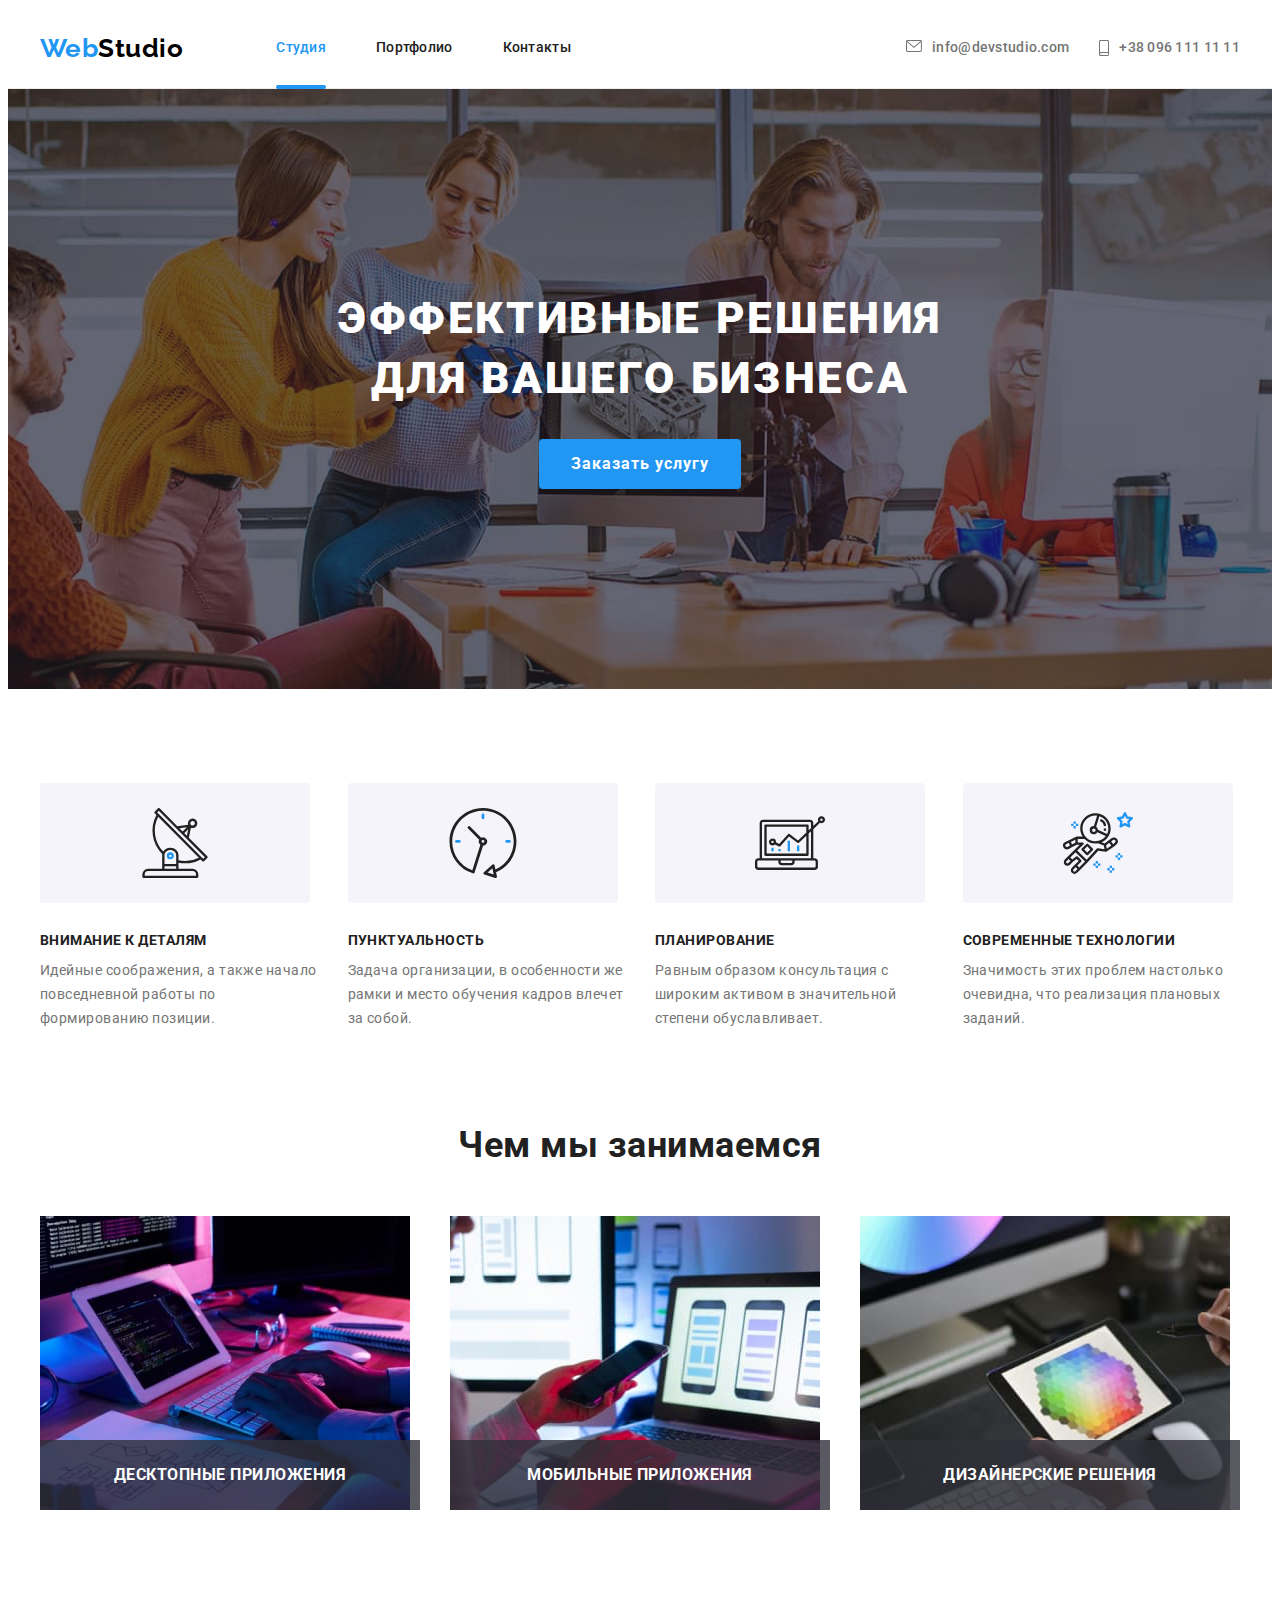
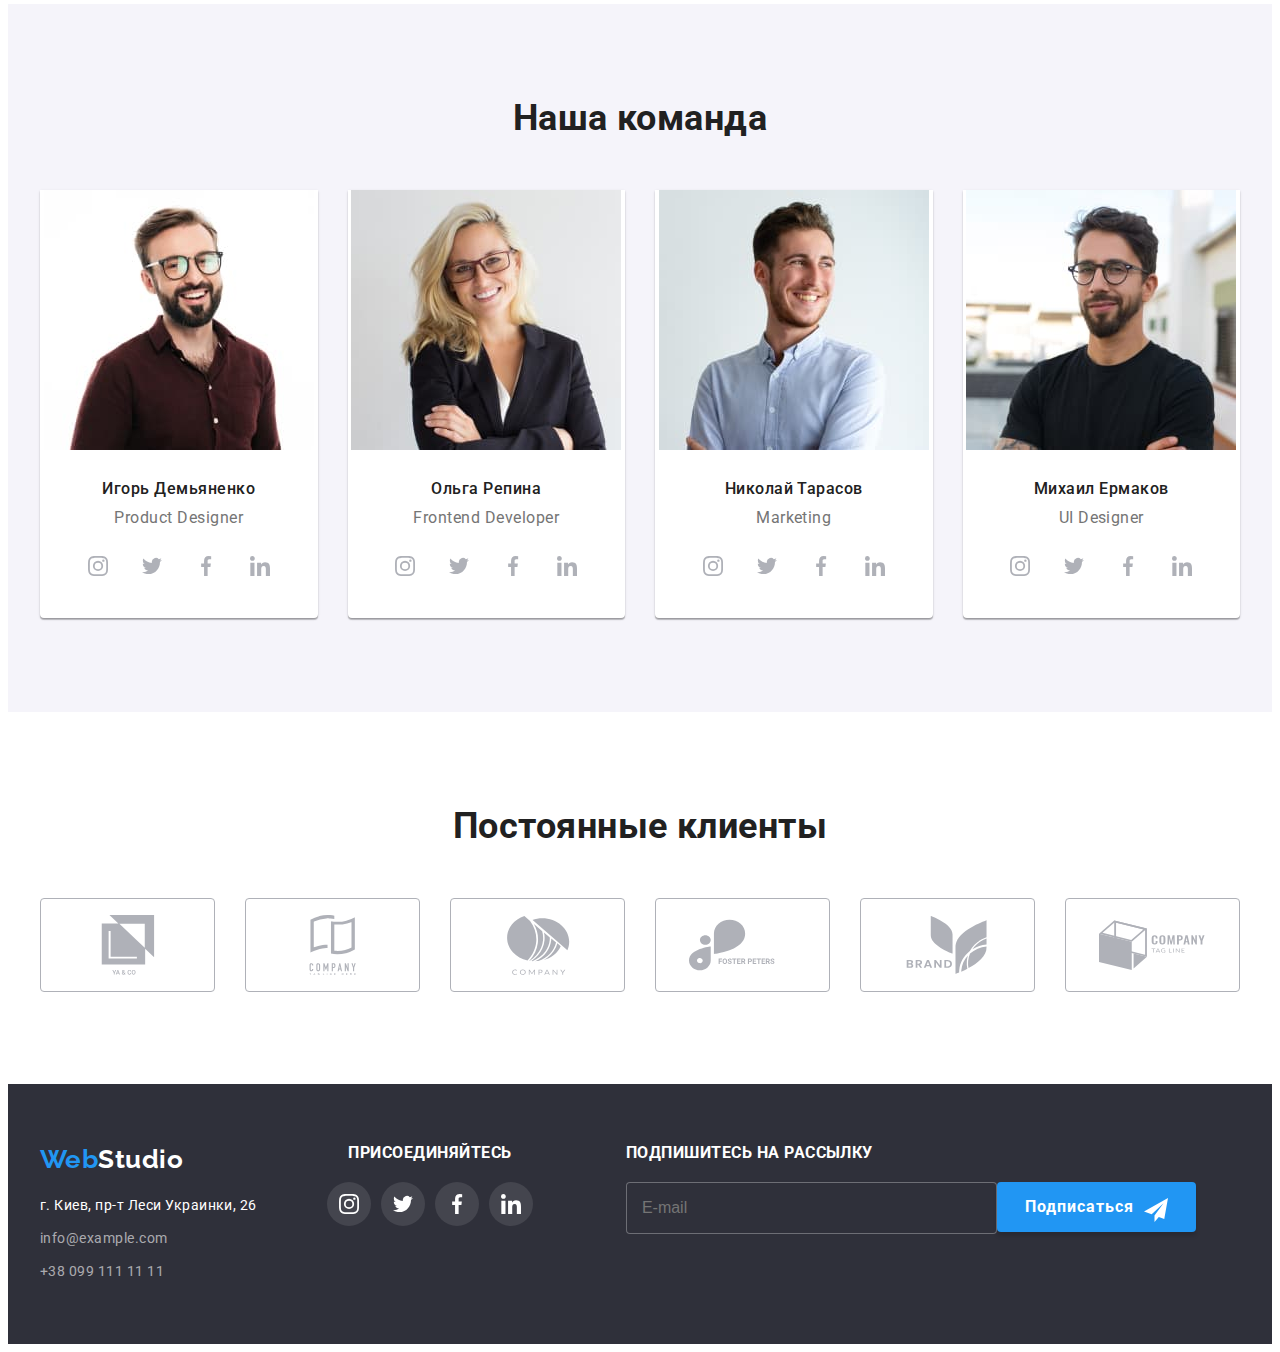
<file: index.html>
<!DOCTYPE html>
<html lang="ru">
  <head>
    <meta charset="UTF-8" />
    <meta http-equiv="X-UA-Compatible" content="IE=edge" />
    <meta name="viewport" content="width=device-width, initial-scale=1.0" />
    <title>Document</title>
    <link rel="preconnect" href="https://fonts.googleapis.com" />
    <link rel="preconnect" href="https://fonts.gstatic.com" crossorigin />
    <link
      href="https://fonts.googleapis.com/css2?family=Raleway:wght@700&family=Roboto:wght@400;500;700;900&display=swap"
      rel="stylesheet"
    />
    <link
      rel="stylesheet"
      href="https://cdnjs.cloudflare.com/ajax/libs/modern-normalize/1.1.0/modern-normalize.min.css"
      integrity="sha512-wpPYUAdjBVSE4KJnH1VR1HeZfpl1ub8YT/NKx4PuQ5NmX2tKuGu6U/JRp5y+Y8XG2tV+wKQpNHVUX03MfMFn9Q=="
      crossorigin="anonymous"
      referrerpolicy="no-referrer"
    />
    <!-- <link rel="stylesheet" href="./css/styles.css" /> -->
    <link rel="stylesheet" href="./css/main.min.css" />
  </head>
  <body>
    <header class="header">
      <div class="container header__container">
        <nav class="nav">
          <a href="./index.html" class="logo link">
            <span class="logo-text">Web</span>Studio</a
          >
          <ul class="site-nav list">
            <li class="site-nav__item">
              <a
                href="./index.html"
                class="site-nav__link site-nav__link link current"
                >Студия</a
              >
            </li>
            <li class="site-nav__item">
              <a
                href="./portfolio.html"
                class="site-nav__link site-nav__link link"
                >Портфолио</a
              >
            </li>
            <li class="site-nav__item">
              <a href="" class="site-nav__link site-nav__link link">Контакты</a>
            </li>
          </ul>
        </nav>
        <ul class="contacts-nav list">
          <li class="contacts-nav__item">
            <a href="mailto:info@devstudio.com" class="contacts-nav__link link">
              <svg class="contacts-nav__icon">
                <use
                  href="./images/icons.svg#icon-contacts-mail"
                  width="16"
                  height="12"
                ></use>
              </svg>
              info@devstudio.com</a
            >
          </li>
          <li class="contacts-nav__item">
            <a href="tel:+380961111111" class="contacts-nav__link link">
              <svg class="contacts-nav__icon contacts-nav__icon--size">
                <use
                  href="./images/icons.svg#icon-contacts-phone"
                  width="10"
                  height="16"
                ></use>
              </svg>
              +38 096 111 11 11</a
            >
          </li>
        </ul>
        <button type="button" class="menu-btn header__menu-btn" data-menu-open>
          <svg width="40px" height="40px" aria-label="Переключатель моб меню">
            <use
              class="icon-open-menu"
              href="./images/icons.svg#icon-menu"
            ></use>
          </svg>
        </button>
      </div>

      <!-- -----mob-menu----- -->

      <div class="mob-menu is-hidden" data-menu>
        <div class="mob-menu__container">
          <div class="mob-menu__top">
            <button
              type="button"
              class="menu-btn mob-menu__menu-btn"
              data-menu-close
            >
              <svg
                width="40px"
                height="40px"
                aria-label="Переключатель моб меню"
              >
                <use
                  class="icon-close-menu"
                  href="./images/icons.svg#icon-cross"
                ></use>
              </svg>
            </button>

            <ul class="mob-site-nav list">
              <li class="mob-site-nav__item">
                <a
                  href="./index.html"
                  class="mob-site-nav__link site-nav__link--current link"
                  >Студия</a
                >
              </li>
              <li class="mob-site-nav__item">
                <a href="./portfolio.html" class="mob-site-nav__link link"
                  >Портфолио</a
                >
              </li>
              <li class="mob-menu__item">
                <a href="" class="mob-site-nav__link link">Контакты</a>
              </li>
            </ul>
          </div>

          <div class="mob-menu__bottom">
            <ul class="mob-contact list">
              <li class="mob-contact__item-tel">
                <a href="tel:+380961111111" class="mob-contact__link-tel link">
                  +38 096 111 11 11</a
                >
              </li>
              <li class="mob-contact__item-mail">
                <a
                  href="mailto:info@dewstudio.com"
                  class="mob-contact__link-mail link"
                >
                  info@dewstudio.com</a
                >
              </li>
            </ul>
            <ul class="mob-soc-link list">
              <li class="mob-soc-link__item">
                <a href="" class="mob-soc-link__link link">Instagram</a>
              </li>
              <li class="mob-soc-link__item">
                <a href="" class="mob-soc-link__link link">Twitter</a>
              </li>
              <li class="mob-soc-link__item">
                <a href="" class="mob-soc-link__link link">Facebook</a>
              </li>
              <li class="mob-soc-link__item">
                <a href="" class="mob-soc-link__link link">Linkedin</a>
              </li>
            </ul>
          </div>
        </div>
      </div>
    </header>

    <main>
      <section class="hero">
        <div class="container">
          <h1 class="hero__title">
            Эффективные решения <br />
            для вашего бизнеса
          </h1>
          <button type="button" class="button primary" data-modal-open>
            Заказать услугу
          </button>
        </div>
      </section>

      <section class="quality">
        <div class="container">
          <h2 class="quality__title visually-hidden">Наши качества</h2>
          <ul class="quality__list list">
            <li class="quality__item icon-antena">
              <h3 class="quality__name">Внимание к деталям</h3>
              <p class="quality__text">
                Идейные соображения, а также начало повседневной работы по
                формированию позиции.
              </p>
            </li>
            <li class="quality__item icon-clock">
              <h3 class="quality__name">Пунктуальность</h3>
              <p class="quality__text">
                Задача организации, в особенности же рамки и место обучения
                кадров влечет за собой.
              </p>
            </li>
            <li class="quality__item icon-computer">
              <h3 class="quality__name">Планирование</h3>
              <p class="quality__text">
                Равным образом консультация с широким активом в значительной
                степени обуславливает.
              </p>
            </li>
            <li class="quality__item icon-cosmos">
              <h3 class="quality__name">Современные технологии</h3>
              <p class="quality__text">
                Значимость этих проблем настолько очевидна, что реализация
                плановых заданий.
              </p>
            </li>
          </ul>
        </div>
      </section>

      <section class="work">
        <div class="container">
          <h2 class="work__title">Чем мы занимаемся</h2>
          <ul class="work__list list">
            <li class="work__item">
              <img
                src="./images/about-img-1.jpg"
                alt="человек набирает текст на клавиатуре"
                width="370"
                height="294"
              />
              <div class="work__box">
                <p class="work__text">Десктопные приложения</p>
              </div>
            </li>
            <li class="work__item">
              <img
                src="./images/about-img-2.jpg"
                alt="человек смотрит в телефон"
                width="370"
                height="294"
              />
              <div class="work__box">
                <p class="work__text">Мобильные приложения</p>
              </div>
            </li>
            <li class="work__item">
              <img
                src="./images/about-img-3.jpg"
                alt="человек смотрит картинки на планшете"
                width="370"
                height="294"
              />
              <div class="work__box">
                <p class="work__text">Дизайнерские решения</p>
              </div>
            </li>
          </ul>
        </div>
      </section>

      <section class="team">
        <div class="container">
          <h2 class="team__title">Наша команда</h2>
          <ul class="team__list list">
            <li class="team__item">
              <picture>
                <source
                  srcset="
                    ./images/team1-1x-desc.jpg 1x,
                    ./images/team1-2x-desc.jpg 2x
                  "
                  type="image/jpeg"
                  media="(min-width:1200px)"
                />
                <source
                  srcset="
                    ./images/team1-1x-tab.jpg 1x,
                    ./images/team1-2x-tab.jpg 2x
                  "
                  type="image/jpeg"
                  media="(min-width:768px)"
                />
                <source
                  srcset="
                    ./images/team1-1x-mob.jpg 1x,
                    ./images/team1-2x-mob.jpg 2x
                  "
                  type="image/jpeg"
                  media="(min-width:320px)"
                />

                <img
                  src="./images/team1-1x-mob.jpg"
                  alt="первый участник команды"
                />
              </picture>

              <div class="team__member">
                <h3 class="team__name">Игорь Демьяненко</h3>
                <p class="team__position" lang="en">Product Designer</p>
                <ul class="social list">
                  <li class="social__item">
                    <a href="" class="social__link link">
                      <svg class="social__icon" width="20" height="20">
                        <use href="./images/icons.svg#icon-instagram"></use>
                      </svg>
                    </a>
                  </li>
                  <li class="social__item">
                    <a href="" class="social__link link">
                      <svg class="social__icon" width="20" height="20">
                        <use href="./images/icons.svg#icon-twitter"></use>
                      </svg>
                    </a>
                  </li>
                  <li class="social__item">
                    <a href="" class="social__link link">
                      <svg class="social__icon" width="20" height="20">
                        <use href="./images/icons.svg#icon-facebook"></use>
                      </svg>
                    </a>
                  </li>
                  <li class="social__item">
                    <a href="" class="social__link link">
                      <svg class="social__icon" width="20" height="20">
                        <use href="./images/icons.svg#icon-linkedin"></use>
                      </svg>
                    </a>
                  </li>
                </ul>
              </div>
            </li>
            <li class="team__item">
              <picture>
                <source
                  srcset="
                    ./images/team2-1x-desc.jpg 1x,
                    ./images/team2-2x-desc.jpg 2x
                  "
                  type="image/jpeg"
                  media="(min-width:1200px)"
                />
                <source
                  srcset="
                    ./images/team2-1x-tab.jpg 1x,
                    ./images/team2-2x-tab.jpg 2x
                  "
                  type="image/jpeg"
                  media="(min-width:768px)"
                />
                <source
                  srcset="
                    ./images/team2-1x-mob.jpg 1x,
                    ./images/team2-2x-mob.jpg 2x
                  "
                  type="image/jpeg"
                  media="(min-width:320px)"
                />

                <img
                  src="./images/team2-1x-mob.jpg"
                  alt="вторая участница команды"
                />
              </picture>

              <div class="team__member">
                <h3 class="team__name">Ольга Репина</h3>
                <p class="team__position" lang="en">Frontend Developer</p>
                <ul class="social list">
                  <li class="social__item">
                    <a href="" class="social__link link">
                      <svg class="social__icon" width="20" height="20">
                        <use href="./images/icons.svg#icon-instagram"></use>
                      </svg>
                    </a>
                  </li>
                  <li class="social__item">
                    <a href="" class="social__link link">
                      <svg class="social__icon" width="20" height="20">
                        <use href="./images/icons.svg#icon-twitter"></use>
                      </svg>
                    </a>
                  </li>
                  <li class="social__item">
                    <a href="" class="social__link link">
                      <svg class="social__icon" width="20" height="20">
                        <use href="./images/icons.svg#icon-facebook"></use>
                      </svg>
                    </a>
                  </li>
                  <li class="social__item">
                    <a href="" class="social__link link">
                      <svg class="social__icon" width="20" height="20">
                        <use href="./images/icons.svg#icon-linkedin"></use>
                      </svg>
                    </a>
                  </li>
                </ul>
              </div>
            </li>
            <li class="team__item">
              <picture>
                <source
                  srcset="
                    ./images/team3-1x-desc.jpg 1x,
                    ./images/team3-2x-desc.jpg 2x
                  "
                  type="image/jpeg"
                  media="(min-width:1200px)"
                />
                <source
                  srcset="
                    ./images/team3-1x-tab.jpg 1x,
                    ./images/team3-2x-tab.jpg 2x
                  "
                  type="image/jpeg"
                  media="(min-width:768px)"
                />
                <source
                  srcset="
                    ./images/team3-1x-mob.jpg 1x,
                    ./images/team3-2x-mob.jpg 2x
                  "
                  type="image/jpeg"
                  media="(min-width:320px)"
                />

                <img
                  src="./images/team3-1x-mob.jpg"
                  alt="третий участник команды"
                />
              </picture>

              <div class="team__member">
                <h3 class="team__name">Николай Тарасов</h3>
                <p class="team__position" lang="en">Marketing</p>
                <ul class="social list">
                  <li class="social__item">
                    <a href="" class="social__link link">
                      <svg class="social__icon" width="20" height="20">
                        <use href="./images/icons.svg#icon-instagram"></use>
                      </svg>
                    </a>
                  </li>
                  <li class="social__item">
                    <a href="" class="social__link link">
                      <svg class="social__icon" width="20" height="20">
                        <use href="./images/icons.svg#icon-twitter"></use>
                      </svg>
                    </a>
                  </li>
                  <li class="social__item">
                    <a href="" class="social__link link">
                      <svg class="social__icon" width="20" height="20">
                        <use href="./images/icons.svg#icon-facebook"></use>
                      </svg>
                    </a>
                  </li>
                  <li class="social__item">
                    <a href="" class="social__link link">
                      <svg class="social__icon" width="20" height="20">
                        <use href="./images/icons.svg#icon-linkedin"></use>
                      </svg>
                    </a>
                  </li>
                </ul>
              </div>
            </li>
            <li class="team__item">
              <picture>
                <source
                  srcset="
                    ./images/team4-1x-desc.jpg 1x,
                    ./images/team4-2x-desc.jpg 2x
                  "
                  type="image/jpeg"
                  media="(min-width:1200px)"
                />
                <source
                  srcset="
                    ./images/team4-1x-tab.jpg 1x,
                    ./images/team4-2x-tab.jpg 2x
                  "
                  type="image/jpeg"
                  media="(min-width:768px)"
                />
                <source
                  srcset="
                    ./images/team4-1x-mob.jpg 1x,
                    ./images/team4-2x-mob.jpg 2x
                  "
                  type="image/jpeg"
                  media="(min-width:320px)"
                />

                <img
                  src="./images/team4-1x-mob.jpg"
                  alt="четвертый участник команды"
                />
              </picture>

              <div class="team__member">
                <h3 class="team__name">Михаил Ермаков</h3>
                <p class="team__position" lang="en">UI Designer</p>
                <ul class="social list">
                  <li class="social__item">
                    <a href="" class="social__link link">
                      <svg class="social__icon" width="20" height="20">
                        <use href="./images/icons.svg#icon-instagram"></use>
                      </svg>
                    </a>
                  </li>
                  <li class="social__item">
                    <a href="" class="social__link link">
                      <svg class="social__icon" width="20" height="20">
                        <use href="./images/icons.svg#icon-twitter"></use>
                      </svg>
                    </a>
                  </li>
                  <li class="social__item">
                    <a href="" class="social__link link">
                      <svg class="social__icon" width="20" height="20">
                        <use href="./images/icons.svg#icon-facebook"></use>
                      </svg>
                    </a>
                  </li>
                  <li class="social__item">
                    <a href="" class="social__link link">
                      <svg class="social__icon" width="20" height="20">
                        <use href="./images/icons.svg#icon-linkedin"></use>
                      </svg>
                    </a>
                  </li>
                </ul>
              </div>
            </li>
          </ul>
        </div>
      </section>

      <section class="clients">
        <div class="container">
          <h2 class="clients__title">Постоянные клиенты</h2>
          <ul class="clients__list list">
            <li class="clients__item">
              <a href="" class="clients__link">
                <svg class="clients__icon" width="106" height="60">
                  <use href="./images/icons.svg#icon-clients-1"></use>
                </svg>
              </a>
            </li>
            <li class="clients__item">
              <a href="" class="clients__link">
                <svg class="clients__icon" width="106" height="60">
                  <use href="./images/icons.svg#icon-clients-2"></use>
                </svg>
              </a>
            </li>
            <li class="clients__item">
              <a href="" class="clients__link">
                <svg class="clients__icon" width="106" height="60">
                  <use href="./images/icons.svg#icon-clients-3"></use>
                </svg>
              </a>
            </li>
            <li class="clients__item">
              <a href="" class="clients__link">
                <svg class="clients__icon" width="106" height="60">
                  <use href="./images/icons.svg#icon-clients-4"></use>
                </svg>
              </a>
            </li>
            <li class="clients__item">
              <a href="" class="clients__link">
                <svg class="clients__icon" width="106" height="60">
                  <use href="./images/icons.svg#icon-clients-5"></use>
                </svg>
              </a>
            </li>
            <li class="clients__item">
              <a href="" class="clients__link">
                <svg class="clients__icon" width="106" height="60">
                  <use href="./images/icons.svg#icon-clients-6"></use>
                </svg>
              </a>
            </li>
          </ul>
        </div>
      </section>
    </main>

    <footer class="footer">
      <div class="foot-container container">
        <div class="foot-container__tablet">
          <div class="logo-contacts">
            <a href="" class="logo logo--inverce link"
              ><span class="logo__text">Web</span>Studio</a
            >
            <address>
              <ul class="contacts--indents list">
                <li class="contacts__item">
                  <a
                    href="https://goo.gl/maps/9ainfBd7aXNSyrFP6"
                    class="adress__link link"
                    target="_blank"
                    rel="noopener nofollow noreferrer"
                  >
                    г. Киев, пр-т Леси Украинки, 26</a
                  >
                </li>
                <li class="contacts__item">
                  <a href="mailto:info@example.com" class="contacts__link link"
                    >info@example.com</a
                  >
                </li>
                <li class="contacts__item">
                  <a href="tel:+380991111111" class="contacts__link link"
                    >+38 099 111 11 11</a
                  >
                </li>
              </ul>
            </address>
          </div>
          <div class="join">
            <p class="join__title">присоединяйтесь</p>
            <ul class="social social--footer list">
              <li class="social__item social__item--inverce">
                <a href="" class="social__link social__link--web"
                  ><svg
                    class="social__icon social__icon--fill"
                    width="20"
                    height="20"
                  >
                    <use href="./images/icons.svg#icon-instagram"></use>
                  </svg>
                </a>
              </li>
              <li class="social__item social__item--inverce">
                <a href="" class="social__link social__link--web"
                  ><svg
                    class="social__icon social__icon--fill"
                    width="20"
                    height="20"
                  >
                    <use href="./images/icons.svg#icon-twitter"></use>
                  </svg>
                </a>
              </li>
              <li class="social__item social__item--inverce">
                <a href="" class="social__link social__link--web"
                  ><svg
                    class="social__icon social__icon--fill"
                    width="20"
                    height="20"
                  >
                    <use href="./images/icons.svg#icon-facebook"></use>
                  </svg>
                </a>
              </li>
              <li class="social__item social__item--inverce">
                <a href="" class="social__link social__link--web"
                  ><svg
                    class="social__icon social__icon--fill"
                    width="20"
                    height="20"
                  >
                    <use href="./images/icons.svg#icon-linkedin"></use>
                  </svg>
                </a>
              </li>
            </ul>
          </div>
        </div>
        <div class="subscribe">
          <p class="subscribe__text">Подпишитесь на рассылку</p>
          <form name="subscribe-form" class="subscribe__form">
            <label for="mail" class="subscribe__label"></label>
            <input
              class="subscribe__input"
              type="email"
              name="mail"
              id="mail"
              placeholder="E-mail"
            />
            <button type="submit" class="subscribe-button">
              Подписаться
              <svg class="subscribe-icon" width="24" height="24">
                <use href="./images/icons.svg#icon-send"></use>
              </svg>
            </button>
          </form>
        </div>
      </div>
    </footer>
    <div class="backdrop is-hidden" data-modal>
      <div class="modal">
        <button type="button" class="close-btn" data-modal-close>
          <svg width="18" height="18">
            <use href="./images/icons.svg#icon-close-modal"></use>
          </svg>
        </button>
        <p class="modal__title">Оставьте свои данные, мы вам перезвоним</p>
        <form class="modal-form">
          <div class="modal-form__box">
            <div class="modal-form__fill">
              <label for="user-name" class="modal-form__label">Имя</label>
              <div class="modal-form__wrap">
                <input
                  type="text"
                  class="modal-form__input"
                  name="user-name"
                  required
                  id="user-name"
                />
                <svg class="modal-form__icon" width="18" height="18">
                  <use href="./images/icons.svg#icon-person-modal"></use>
                </svg>
              </div>
            </div>
            <div class="modal-form__fill">
              <label for="user-tel" class="modal-form__label">Телефон</label>
              <div class="modal-form__wrap">
                <input
                  type="tel"
                  class="modal-form__input"
                  name="user-tel"
                  required
                  id="user-tel"
                />
                <svg class="modal-form__icon" width="18" height="18">
                  <use href="./images/icons.svg#icon-phone-modal"></use>
                </svg>
              </div>
            </div>
            <div class="modal-form__fill">
              <label for="user-email" class="modal-form__label">Почта</label>
              <div class="modal-form__wrap">
                <input
                  type="email"
                  class="modal-form__input"
                  name="user-email"
                  required
                  id="user-email"
                />
                <svg class="modal-form__icon" width="18" height="18">
                  <use href="./images/icons.svg#icon-email-modal"></use>
                </svg>
              </div>
            </div>
            <div class="modal-form__fill modal-form__fill--margin">
              <label for="user-text" class="modal-form__label"
                >Комментарий</label
              >
              <textarea
                name="user-text"
                id="user-text"
                class="modal-form__text"
                placeholder="Введите текст"
              ></textarea>
            </div>

            <div class="checkbox">
              <input
                type="checkbox"
                name="privacy"
                value="true"
                class="checkbox__input visually-hidden"
                id="privacy"
              />
              <label for="privacy" class="checkbox__label">
                <span class="visually-hidden">
                  <svg class="checkbox__icon" width="11" height="8">
                    <use href="./images/icons.svg#icon-check"></use>
                  </svg>
                </span>
                Соглашаюсь с рассылкой и принимаю

                <a href="" class="checkbox__contract">Условия договора</a>
              </label>
            </div>
            <button type="submit" class="modal-button">Отправить</button>
          </div>
        </form>
      </div>
    </div>

    <script src="./js/modal.js"></script>
    <script src="./js/menu.js"></script>
  </body>
</html>
</file>
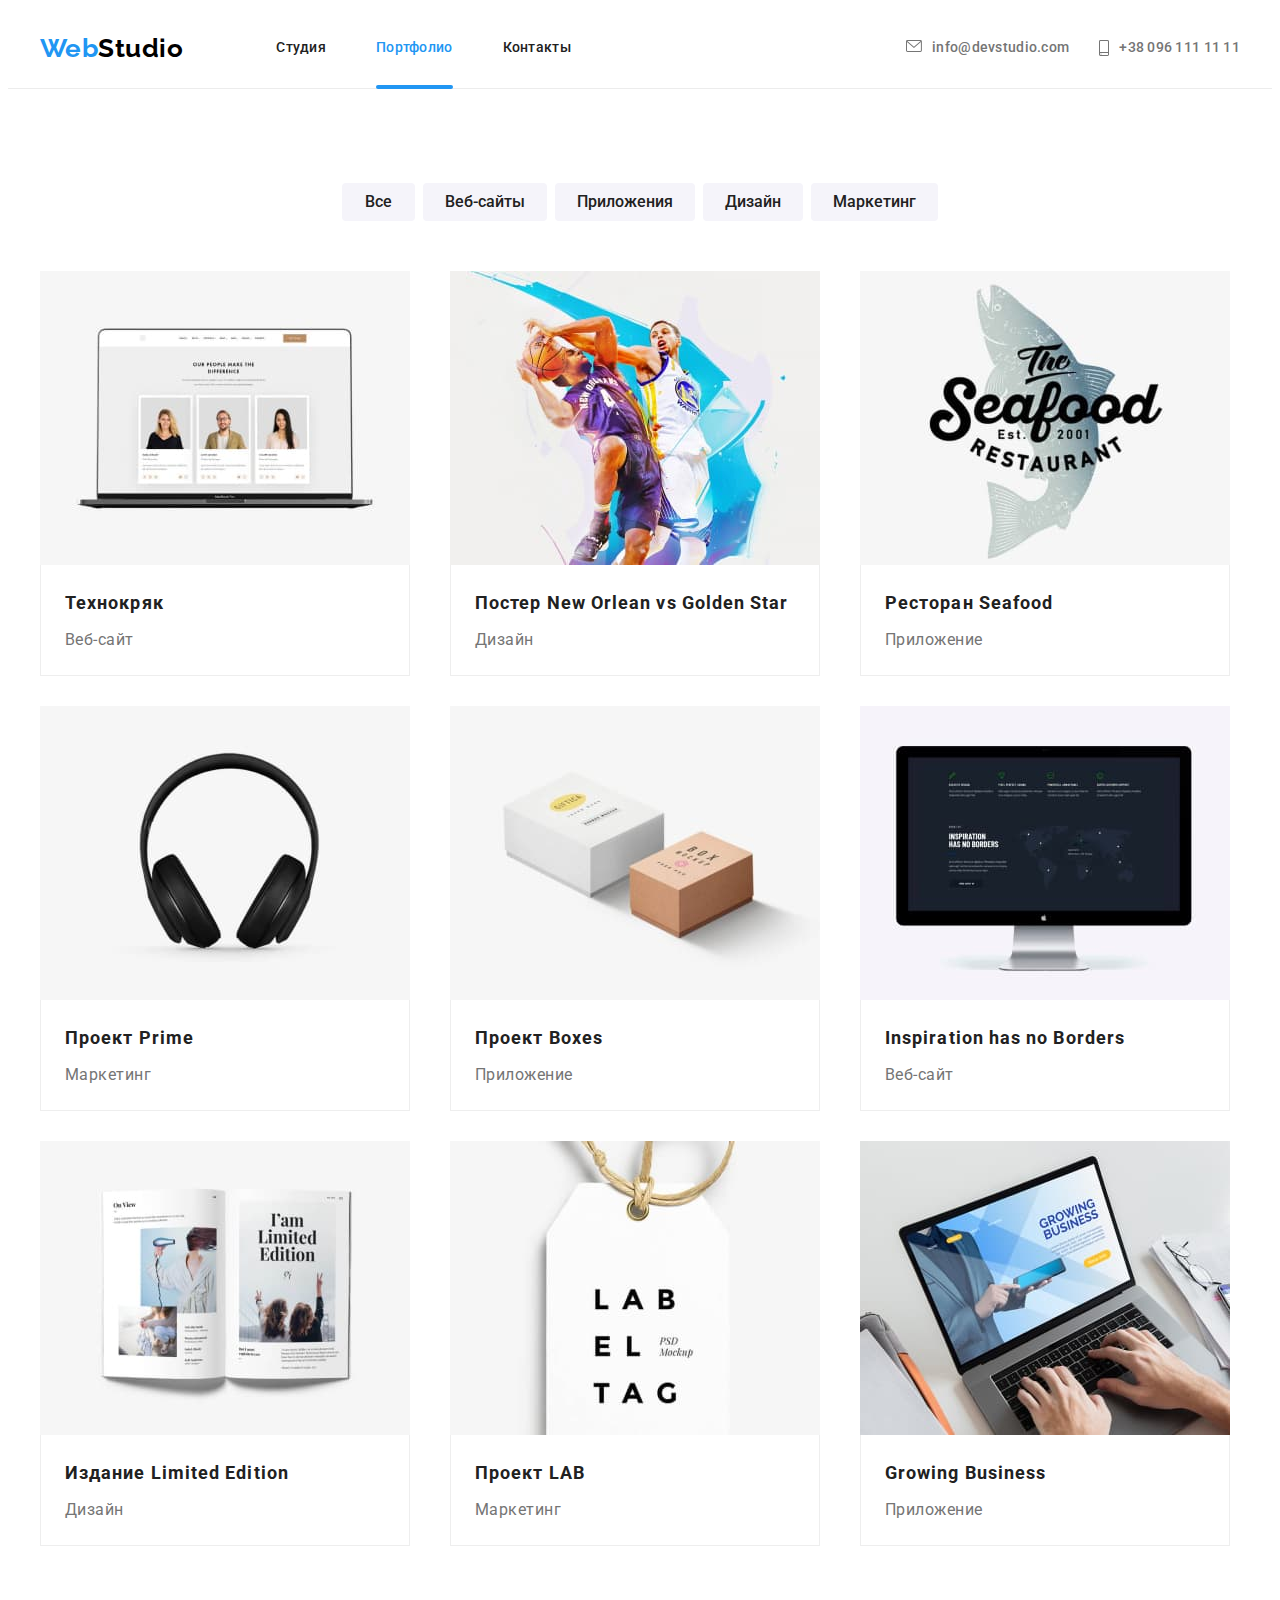
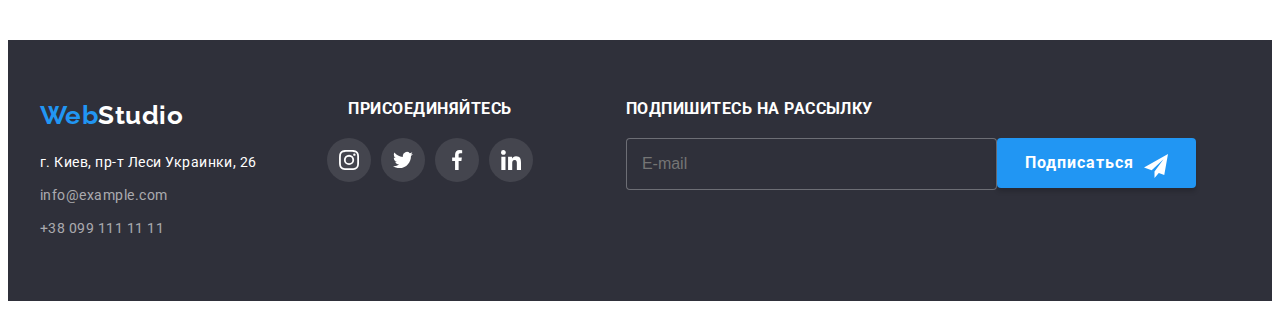
<file: portfolio.html>
<!DOCTYPE html>
<html lang="ru">
  <head>
    <meta charset="UTF-8" />
    <meta http-equiv="X-UA-Compatible" content="IE=edge" />
    <meta name="viewport" content="width=device-width, initial-scale=1.0" />
    <title>Document</title>
    <link rel="preconnect" href="https://fonts.googleapis.com" />
    <link rel="preconnect" href="https://fonts.gstatic.com" crossorigin />
    <link
      href="https://fonts.googleapis.com/css2?family=Raleway:wght@700&family=Roboto:wght@400;500;700;900&display=swap"
      rel="stylesheet"
    />
    <link
      rel="stylesheet"
      href="https://cdnjs.cloudflare.com/ajax/libs/modern-normalize/1.1.0/modern-normalize.min.css"
      integrity="sha512-wpPYUAdjBVSE4KJnH1VR1HeZfpl1ub8YT/NKx4PuQ5NmX2tKuGu6U/JRp5y+Y8XG2tV+wKQpNHVUX03MfMFn9Q=="
      crossorigin="anonymous"
      referrerpolicy="no-referrer"
    />
    <!-- <link rel="stylesheet" href="./css/styles.css" /> -->
    <link rel="stylesheet" href="./css/main.min.css" />
  </head>
  <body>
    <header class="header">
      <div class="container header__container">
        <nav class="nav">
          <a href="./index.html" class="logo link">
            <span class="logo-text">Web</span>Studio</a
          >
          <ul class="site-nav list">
            <li class="site-nav__item">
              <a
                href="./index.html"
                class="site-nav__link site-nav__link link"
                >Студия</a
              >
            </li>
            <li class="site-nav__item">
              <a
                href="./portfolio.html"
                class="site-nav__link site-nav__link link current"
                >Портфолио</a
              >
            </li>
            <li class="site-nav__item">
              <a href="" class="site-nav__link site-nav__link link">Контакты</a>
            </li>
          </ul>
        </nav>
        <ul class="contacts-nav list">
          <li class="contacts-nav__item">
            <a href="mailto:info@devstudio.com" class="contacts-nav__link link">
              <svg class="contacts-nav__icon">
                <use
                  href="./images/icons.svg#icon-contacts-mail"
                  width="16"
                  height="12"
                ></use>
              </svg>
              info@devstudio.com</a
            >
          </li>
          <li class="contacts-nav__item">
            <a href="tel:+380961111111" class="contacts-nav__link link">
              <svg class="contacts-nav__icon contacts-nav__icon--size">
                <use
                  href="./images/icons.svg#icon-contacts-phone"
                  width="10"
                  height="16"
                ></use>
              </svg>
              +38 096 111 11 11</a
            >
          </li>
        </ul>
        <button type="button" class="menu-btn header__menu-btn" data-menu-open>
          <svg  width="40px" height="40px" aria-label="Переключатель моб меню">
            <use
              class="icon-open-menu"
              href="./images/icons.svg#icon-menu"
            ></use>
          </svg>
        </button>
      </div>

      <!-- -----mob-menu----- -->

      <div class="mob-menu is-hidden" data-menu>
        <div class="mob-menu__container">
          <div class="mob-menu__top">
            <button type="button" class="menu-btn mob-menu__menu-btn" data-menu-close>
              <svg
                width="40px"
                height="40px"
                aria-label="Переключатель моб меню"
              >
                <use
                  class="icon-close-menu"
                  href="./images/icons.svg#icon-cross"
                ></use>
              </svg>
            </button>

            <ul class="mob-site-nav list">
              <li class="mob-site-nav__item">
                <a
                  href="./index.html"
                  class="mob-site-nav__link  link"
                  >Студия</a
                >
              </li>
              <li class="mob-site-nav__item">
                <a href="./portfolio.html" class="mob-site-nav__link site-nav__link--current link"
                  >Портфолио</a
                >
              </li>
              <li class="mob-menu__item">
                <a href="" class="mob-site-nav__link link">Контакты</a>
              </li>
            </ul>
          </div>

          <div class="mob-menu__bottom">
            <ul class="mob-contact list">
              <li class="mob-contact__item-tel">
                <a href="tel:+380961111111" class="mob-contact__link-tel link">
                  +38 096 111 11 11</a
                >
              </li>
              <li class="mob-contact__item-mail">
                <a
                  href="mailto:info@dewstudio.com"
                  class="mob-contact__link-mail link"
                >
                  info@dewstudio.com</a
                >
              </li>
            </ul>
            <ul class="mob-soc-link list">
              <li class="mob-soc-link__item">
                <a href="" class="mob-soc-link__link link">Instagram</a>
              </li>
              <li class="mob-soc-link__item">
                <a href="" class="mob-soc-link__link link">Twitter</a>
              </li>
              <li class="mob-soc-link__item">
                <a href="" class="mob-soc-link__link link">Facebook</a>
              </li>
              <li class="mob-soc-link__item">
                <a href="" class="mob-soc-link__link link">Linkedin</a>
              </li>
            </ul>
          </div>
        </div>
      </div>
    </header>

    <main>
      <section class="portfolio">
        <div class="container">
          <h1 class="portfolio__header visually-hidden">Портфолио</h1>
          <ul class="portfolio__filter list">
            <li class="portfolio__button">
              <button type="button" class="button-filter">Все</button>
            </li>
            <li class="portfolio__button">
              <button type="button" class="button-filter">Веб-сайты</button>
            </li>
            <li class="portfolio__button">
              <button type="button" class="button-filter">Приложения</button>
            </li>
            <li class="portfolio__button">
              <button type="button" class="button-filter">Дизайн</button>
            </li>
            <li class="portfolio__button">
              <button type="button" class="button-filter">Маркетинг</button>
            </li>
          </ul>
          <ul class="card__list list">
            <li class="card__item">
              <a href="" class="card__link link">
                <div class="card__box">
                  <picture>
                    <source
                      srcset="./images/card1-1x-desc.jpg 1x, ./images/card1-2x-desc.jpg 2x"
                      type="image/jpeg"
                      media="(min-width:1200px)" />
                    <source
                      srcset="./images/card1-1x-tab.jpg 1x, ./images/card1-2x-tab.jpg 2x"
                      type="image/jpeg"
                      media="(min-width:768px)" />
                    <source
                      srcset="./images/card1-1x-mob.jpg 1x, ./images/card1-2x-mob.jpg 2x"
                      type="image/jpeg"
                      media="(min-width:320px)" />

                    <img
                    src="./images/card1-1x-mob.jpg"
                    alt="презентация веб сайта"
                    />
                  </picture>



                 
                  <div class="card__inform">
                    <p class="card__text">
                      Ресурс предлагает комплексные предложения с разным уровнем
                      функционала и сервисов. Все это позволит посетителю
                      получить исчерпывающие сведения о компании или частном
                      лице.
                    </p>
                  </div>
                </div>
                <div class="label label--pading">
                  <h2 class="label__titel">Технокряк</h2>
                  <p class="label__direction">Веб-сайт</p>
                </div>
              </a>
            </li>
            <li class="card__item">
              <a href="" class="card__link link">
                <div class="card__box">
                  <picture>

                    <source
                      srcset="./images/card2-1x-desc.jpg 1x, ./images/card2-2x-desc.jpg 2x"
                      type="image/jpeg"
                      media="(min-width:1200px)" />
                    <source
                      srcset="./images/card2-1x-tab.jpg 1x, ./images/card2-2x-tab.jpg 2x"
                      type="image/jpeg"
                      media="(min-width:768px)" />
                    <source
                      srcset="./images/card2-1x-mob.jpg 1x, ./images/card2-2x-mob.jpg 2x"
                      type="image/jpeg"
                      media="(min-width:320px)" />

                    <img
                    src="./images/card2-1x-mob.jpg"
                    alt="баскетболисты"
                  />
                  </picture>


                  
                  <div class="card__inform">
                    <p class="card__text">
                      Ресурс предлагает комплексные предложения с разным уровнем
                      функционала и сервисов. Все это позволит посетителю
                      получить исчерпывающие сведения о компании или частном
                      лице.
                    </p>
                  </div>
                </div>
                <div class="label">
                  <h2 class="label__titel">Постер New Orlean vs Golden Star</h2>
                  <p class="label__direction">Дизайн</p>
                </div>
              </a>
            </li>
            <li class="card__item">
              <a href="" class="card__link link">
                <div class="card__box">

                  <picture>

                    <source
                      srcset="./images/card3-1x-desc.jpg 1x, ./images/card3-2x-desc.jpg 2x"
                      type="image/jpeg"
                      media="(min-width:1200px)" />
                    <source
                      srcset="./images/card3-1x-tab.jpg 1x, ./images/card3-2x-tab.jpg 2x"
                      type="image/jpeg"
                      media="(min-width:768px)" />
                    <source
                      srcset="./images/card3-1x-mob.jpg 1x, ./images/card3-2x-mob.jpg 2x"
                      type="image/jpeg"
                      media="(min-width:320px)" />

                    <img
                    src="./images/card3-1x-mob.jpg"
                    alt="рыба на заставке приложения"
                  />

                  </picture>
                  
                  <div class="card__inform">
                    <p class="card__text">
                      Ресурс предлагает комплексные предложения с разным уровнем
                      функционала и сервисов. Все это позволит посетителю
                      получить исчерпывающие сведения о компании или частном
                      лице.
                    </p>
                  </div>
                </div>
                <div class="label">
                  <h2 class="label__titel">Ресторан Seafood</h2>
                  <p class="label__direction">Приложение</p>
                </div>
              </a>
            </li>
            <li class="card__item">
              <a href="" class="card__link link">
                <div class="card__box">
                  <picture>

                    <source
                      srcset="./images/card4-1x-desc.jpg 1x, ./images/card4-2x-desc.jpg 2x"
                      type="image/jpeg"
                      media="(min-width:1200px)" />
                    <source
                      srcset="./images/card4-1x-tab.jpg 1x, ./images/card4-2x-tab.jpg 2x"
                      type="image/jpeg"
                      media="(min-width:768px)" />
                    <source
                      srcset="./images/card4-1x-mob.jpg 1x, ./images/card4-2x-mob.jpg 2x"
                      type="image/jpeg"
                      media="(min-width:320px)" />

                    <img
                    src="./images/card4-1x-mob.jpg"
                    alt="наушники"
                  />

                  </picture>

                  
                  <div class="card__inform">
                    <p class="card__text">
                      Ресурс предлагает комплексные предложения с разным уровнем
                      функционала и сервисов. Все это позволит посетителю
                      получить исчерпывающие сведения о компании или частном
                      лице.
                    </p>
                  </div>
                </div>
                <div class="label">
                  <h2 class="label__titel">Проект Prime</h2>
                  <p class="label__direction">Маркетинг</p>
                </div>
              </a>
            </li>
            <li class="card__item">
              <a href="" class="card__link link">
                <div class="card__box">

                  <picture>
                    <source
                      srcset="./images/card5-1x-desc.jpg 1x, ./images/card5-2x-desc.jpg 2x"
                      type="image/jpeg"
                      media="(min-width:1200px)" />
                    <source
                      srcset="./images/card5-1x-tab.jpg 1x, ./images/card5-2x-tab.jpg 2x"
                      type="image/jpeg"
                      media="(min-width:768px)" />
                    <source
                      srcset="./images/card5-1x-mob.jpg 1x, ./images/card5-2x-mob.jpg 2x"
                      type="image/jpeg"
                      media="(min-width:320px)" />



                    <img
                    src="./images/card5-1x-mob.jpg"
                    alt="коробки"
                  />

                  </picture>
                  
                  <div class="card__inform">
                    <p class="card__text">
                      Ресурс предлагает комплексные предложения с разным уровнем
                      функционала и сервисов. Все это позволит посетителю
                      получить исчерпывающие сведения о компании или частном
                      лице.
                    </p>
                  </div>
                </div>
                <div class="label">
                  <h2 class="label__titel">Проект Boxes</h2>
                  <p class="label__direction">Приложение</p>
                </div>
              </a>
            </li>
            <li class="card__item">
              <a href="" class="card__link link">
                <div class="card__box">

                  <picture>

                    <source
                      srcset="./images/card6-1x-desc.jpg 1x, ./images/card6-2x-desc.jpg 2x"
                      type="image/jpeg"
                      media="(min-width:1200px)" />
                    <source
                      srcset="./images/card6-1x-tab.jpg 1x, ./images/card6-2x-tab.jpg 2x"
                      type="image/jpeg"
                      media="(min-width:768px)" />
                    <source
                      srcset="./images/card6-1x-mob.jpg 1x, ./images/card6-2x-mob.jpg 2x"
                      type="image/jpeg"
                      media="(min-width:320px)" />


                    <img
                    src="./images/card6-1x-mob.jpg"
                    alt="монитор"
                    />

                  </picture>
                  
                  <div class="card__inform">
                    <p class="card__text">
                      Ресурс предлагает комплексные предложения с разным уровнем
                      функционала и сервисов. Все это позволит посетителю
                      получить исчерпывающие сведения о компании или частном
                      лице.
                    </p>
                  </div>
                </div>
                <div class="label">
                  <h2 class="label__titel" lang="en">Inspiration has no Borders</h2>
                  <p class="label__direction">Веб-сайт</p>
                </div>
              </a>
            </li>
            <li class="card__item">
              <a href="" class="card__link link">
                <div class="card__box">

                  <picture>

                    <source
                      srcset="./images/card7-1x-desc.jpg 1x, ./images/card7-2x-desc.jpg 2x"
                      type="image/jpeg"
                      media="(min-width:1200px)" />
                    <source
                      srcset="./images/card7-1x-tab.jpg 1x, ./images/card7-2x-tab.jpg 2x"
                      type="image/jpeg"
                      media="(min-width:768px)" />
                    <source
                      srcset="./images/card7-1x-mob.jpg 1x, ./images/card7-2x-mob.jpg 2x"
                      type="image/jpeg"
                      media="(min-width:320px)" />
                    <img
                    src="./images/card7-1x-mob.jpg"
                    alt="журнал"
                     />

                  </picture>


                  
                  <div class="card__inform">
                    <p class="card__text">
                      Ресурс предлагает комплексные предложения с разным уровнем
                      функционала и сервисов. Все это позволит посетителю
                      получить исчерпывающие сведения о компании или частном
                      лице.
                    </p>
                  </div>
                </div>
                <div class="label">
                  <h2 class="label__titel">Издание Limited Edition</h2>
                  <p class="label__direction">Дизайн</p>
                </div>
              </a>
            </li>
            <li class="card__item">
              <a href="" class="card__link link">
                <div class="card__box">

                  <picture>
                    <source
                      srcset="./images/card8-1x-desc.jpg 1x, ./images/card8-2x-desc.jpg 2x"
                      type="image/jpeg"
                      media="(min-width:1200px)" />
                    <source
                      srcset="./images/card8-1x-tab.jpg 1x, ./images/card8-2x-tab.jpg 2x"
                      type="image/jpeg"
                      media="(min-width:768px)" />
                    <source
                      srcset="./images/card8-1x-mob.jpg 1x, ./images/card8-2x-mob.jpg 2x"
                      type="image/jpeg"
                      media="(min-width:320px)" />


                    <img
                    src="./images/card8-1x-mob.jpg"
                    alt="бирка"/>

                  </picture>
                  
                  <div class="card__inform">
                    <p class="card__text">
                      Ресурс предлагает комплексные предложения с разным уровнем
                      функционала и сервисов. Все это позволит посетителю
                      получить исчерпывающие сведения о компании или частном
                      лице.
                    </p>
                  </div>
                </div>
                <div class="label">
                  <h2 class="label__titel">Проект LAB</h2>
                  <p class="label__direction">Маркетинг</p>
                </div>
              </a>
            </li>
            <li class="card__item">
              <a href="" class="card__link link">
                <div class="card__box">

                  <picture>

                    <source
                      srcset="./images/card9-1x-desc.jpg 1x, ./images/card9-2x-desc.jpg 2x"
                      type="image/jpeg"
                      media="(min-width:1200px)" />
                    <source
                      srcset="./images/card9-1x-tab.jpg 1x, ./images/card9-2x-tab.jpg 2x"
                      type="image/jpeg"
                      media="(min-width:768px)" />
                    <source
                      srcset="./images/card9-1x-mob.jpg 1x, ./images/card9-2x-mob.jpg 2x"
                      type="image/jpeg"
                      media="(min-width:320px)" />
                    <img
                    src="./images/card9-1x-mob.jpg"
                    alt="человек печатает на ноутбуке"
                  />

                  </picture>
                 
                  <div class="card__inform">
                    <p class="card__text">
                      Ресурс предлагает комплексные предложения с разным уровнем
                      функционала и сервисов. Все это позволит посетителю
                      получить исчерпывающие сведения о компании или частном
                      лице.
                    </p>
                  </div>
                </div>
                <div class="label">
                  <h2 class="label__titel" lang="en">Growing Business</h2>
                  <p class="label__direction">Приложение</p>
                </div>
              </a>
            </li>
          </ul>
        </div>
      </section>

      <footer class="footer">
        <div class="foot-container container">
          <div class="foot-container__tablet">
            <div class="logo-contacts">
              <a href="" class="logo logo--inverce link"
                ><span class="logo__text">Web</span>Studio</a
              >
              <address>
                <ul class="contacts--indents list">
                  <li class="contacts__item">
                    <a
                      href="https://goo.gl/maps/9ainfBd7aXNSyrFP6"
                      class="adress__link link"
                      target="_blank"
                      rel="noopener nofollow noreferrer"
                    >
                      г. Киев, пр-т Леси Украинки, 26</a
                    >
                  </li>
                  <li class="contacts__item">
                    <a href="mailto:info@example.com" class="contacts__link link"
                      >info@example.com</a
                    >
                  </li>
                  <li class="contacts__item">
                    <a href="tel:+380991111111" class="contacts__link link"
                      >+38 099 111 11 11</a
                    >
                  </li>
                </ul>
              </address>
            </div>
            <div class="join">
              <p class="join__title">присоединяйтесь</p>
              <ul class="social social--footer list">
                <li class="social__item social__item--inverce">
                  <a href="" class="social__link social__link--web"
                    ><svg
                      class="social__icon social__icon--fill"
                      width="20"
                      height="20"
                    >
                      <use href="./images/icons.svg#icon-instagram"></use>
                    </svg>
                  </a>
                </li>
                <li class="social__item social__item--inverce">
                  <a href="" class="social__link social__link--web"
                    ><svg
                      class="social__icon social__icon--fill"
                      width="20"
                      height="20"
                    >
                      <use href="./images/icons.svg#icon-twitter"></use>
                    </svg>
                  </a>
                </li>
                <li class="social__item social__item--inverce">
                  <a href="" class="social__link social__link--web"
                    ><svg
                      class="social__icon social__icon--fill"
                      width="20"
                      height="20"
                    >
                      <use href="./images/icons.svg#icon-facebook"></use>
                    </svg>
                  </a>
                </li>
                <li class="social__item social__item--inverce">
                  <a href="" class="social__link social__link--web"
                    ><svg
                      class="social__icon social__icon--fill"
                      width="20"
                      height="20"
                    >
                      <use href="./images/icons.svg#icon-linkedin"></use>
                    </svg>
                  </a>
                </li>
              </ul>
            </div>
          </div>
          <div class="subscribe">
            <p class="subscribe__text">Подпишитесь на рассылку</p>
            <form name="subscribe-form" class="subscribe__form">
              <label for="mail" class="subscribe__label"></label>
              <input
                class="subscribe__input"
                type="email"
                name="mail"
                id="mail"
                placeholder="E-mail"
              />
              <button type="submit" class="subscribe-button">
                Подписаться
                <svg class="subscribe-icon" width="24" height="24">
                  <use href="./images/icons.svg#icon-send"></use>
                </svg>
              </button>
            </form>
          </div>
        </div>
      </footer>
      <script src="./js/menu.js"></script>
  </body>
</html>
</file>
<file: css/main.min.css>
:root{--primary-color: #ffffff;--second-color: #f5f4fa;--third-color: #2f303a;--primary-text-color: #757575;--title-text-color: #212121;--contacts-text-color: rgba(255, 255, 255, 0.6);--accent-first-color: #2196f3;--accent-second-color: #000000;--accent-third-color: #188ce8;--background-soc-icon: #afb1b8;--time-function: cubic-bezier(0.4, 0, 0.2, 1);--box-shadow--accent: 0px 4px 4px rgba(0, 0, 0, 0.25)}p,h1,h2,h3{margin:0}ul,ol{margin:0;padding-left:0}img{display:block}body{background-color:var(--primary-color);color:var(--primary-text-color);font-family:Roboto,sans-serif;letter-spacing:.03em}.link{text-decoration:none;font-style:normal;display:inline-block}.visually-hidden{position:absolute;white-space:nowrap;width:1px;height:1px;overflow:hidden;border:0;padding:0;clip:rect(0 0 0 0);clip-path:inset(50%);margin:-1px;opacity:0;pointer-events:none;visibility:inherit}.list{list-style:none}.container{margin:0 auto;padding-left:15px;padding-right:15px}@media screen and (min-width: 480px){.container{width:480px}}@media screen and (min-width: 768px){.container{width:768px}}@media screen and (min-width: 1200px){.container{width:1200px}}.social__item{width:44px;height:44px;margin-left:10px}.social__item:first-child{margin-left:0}.social{display:flex;justify-content:center;margin-top:16px}.social__link{width:100%;height:100%;background-color:var(--primary-color);border-radius:50%;display:flex;justify-content:center;align-items:center;transition:background-color 250ms var(--time-function)}.social__link:hover,.social__link:focus{background-color:var(--accent-first-color)}.social__icon{fill:var(--background-soc-icon);transition:fill 250ms var(--time-function)}.social__link:hover .social__icon,.social__link:focus .social__icon{fill:var(--primary-color)}.backdrop{width:100%;height:100%;background-color:rgba(0,0,0,.2);position:fixed;top:0;left:0;visibility:visible;opacity:1;transform:scale(1);box-shadow:var(--box-shadow--accent);transition:opacity 250ms var(--time-function),transform 250ms var(--time-function),visibility 250ms var(--time-function)}.backdrop.is-hidden{visibility:hidden;opacity:0;pointer-events:none;transform:scale(0.5)}.modal{position:absolute;top:50%;left:50%;transform:translate(-50%, -50%);max-width:450px;max-height:609px;height:100%;width:100%;border-radius:4px;box-shadow:0px 1px 3px rgba(0,0,0,.12),0px 1px 1px rgba(0,0,0,.14),0px 2px 1px rgba(0,0,0,.2);background-color:var(--primary-color);padding:40px;overflow-y:scroll}@media screen and (min-width: 1200px){.modal{max-width:528px;max-height:581px;overflow:hidden}}@media screen and (min-width: 768px){.modal{position:absolute}}.modal-form__box{display:flex;flex-direction:column}.modal__title{text-align:center;font-weight:700;font-size:20px;line-height:1.15;color:var(--title-text-color);margin-bottom:12px}.modal-form__fill{margin-bottom:10px}.modal-form__fill--margin{margin-bottom:20px}.modal-form__wrap{position:relative}.modal-form__icon{width:18px;height:18px;position:absolute;left:12px;top:50%;transform:translateY(-50%)}.modal-form__input:focus+.modal-form__icon{fill:var(--accent-first-color)}.modal-form__input{width:100%;height:40px;border:1px solid rgba(33,33,33,.2);border-radius:4px;outline:none;padding-left:42px}.modal-form__input:focus{border-color:var(--accent-first-color)}.modal-form__label{font-family:"Roboto";color:var(--primary-text-color);font-size:12px;line-height:1.16;letter-spacing:.01em;display:block;margin-bottom:4px}.modal-form__text{width:100%;height:120px;border:1px solid rgba(33,33,33,.2);border-radius:4px;resize:none;padding:16px 12px;outline:none}.modal-form__text:focus{border-color:var(--accent-first-color)}.modal-form__text::placeholder{font-family:"Roboto";color:rgba(117,117,117,.5);font-size:12px;line-height:1.16;letter-spacing:.01em}.checkbox{margin-left:auto;margin-right:auto}.checkbox__label{color:var(--primary-text-color);font-size:12px;line-height:1.16;display:flex;align-items:center}@media screen and (min-width: 1200px){.checkbox__label{font-size:14px;line-height:1.71}}.checkbox__label::before{content:"";width:16px;height:15px;border:2px solid var(--title-text-color);border-radius:3px;margin-right:5px;display:flex}.checkbox__contract{font-size:12px;line-height:1.16;color:var(--accent-first-color);text-decoration-line:underline;margin-left:3px}@media screen and (min-width: 1200px){.checkbox__contract{font-size:14px;line-height:1.71}}.checkbox__input:checked+.checkbox__label::before{background-color:var(--accent-first-color);background-image:url(../images/check.svg);border:none;background-repeat:no-repeat;background-position:center}.modal-check:focus+.checkbox__label::before{border-color:var(--accent-first-color)}.modal-button{color:var(--primary-color);font-weight:700;font-size:16px;line-height:1.88;letter-spacing:.06em;width:200px;height:50px;background-color:var(--accent-first-color);box-shadow:0px 4px 4px rgba(0,0,0,.15);border-color:var(--accent-first-color);border-radius:4px;align-self:center;cursor:pointer;margin-top:30px}.close-btn{position:absolute;top:0;right:0;display:flex;margin:8px 8px 0 0;width:30px;height:30px;align-items:center;justify-content:center;border-radius:50%;border:1px solid rgba(0,0,0,.1);background-color:var(--primary-color);cursor:pointer;transition:box-shadow 250ms var(--time-function)}.close-btn:hover{box-shadow:0px 1px 3px rgba(0,0,0,.12),0px 1px 1px rgba(0,0,0,.14),0px 2px 1px rgba(0,0,0,.2)}.header{position:relative;border-bottom:1px solid #ececec}@media screen and (max-width: 767px){.header{padding-top:10px;padding-bottom:10px}}@media screen and (min-width: 768px){.header>.container{width:768px}}@media screen and (min-width: 1200px){.header>.container{width:1200px}}.header .logo-text{color:var(--accent-first-color)}.header__container{display:flex;align-items:center}.nav{display:flex;align-items:center}.logo{color:var(--accent-second-color);font-family:Raleway,sans-serif;font-weight:700;font-size:24px;line-height:1.16}@media screen and (min-width: 768px){.logo{margin-right:88px}}@media screen and (min-width: 1200px){.logo{margin-right:93px;font-size:26px;line-height:1.19}}.site-nav{display:none}@media screen and (min-width: 768px){.site-nav{display:flex;margin-left:0}}@media screen and (min-width: 768px){.site-nav__item:not(:last-child){margin-right:50px}}.site-nav .site-nav__link{color:var(--title-text-color);font-weight:500;font-size:14px;line-height:1.14;letter-spacing:.02em;display:block;padding-top:32px;padding-bottom:32px;transition:color 250ms var(--time-function)}.site-nav .site-nav .site-nav__link:hover,.site-nav .site-nav .site-nav__link:focus{color:var(--accent-first-color)}.site-nav .current{position:relative;color:var(--accent-first-color)}.current::after{content:"";position:absolute;left:0;bottom:-1px;width:100%;height:4px;display:block;background-color:var(--accent-first-color);border-radius:2px}.contacts-nav{display:none}@media screen and (min-width: 768px){.contacts-nav{display:block;margin-left:auto}}@media screen and (min-width: 1200px){.contacts-nav{display:flex}}@media screen and (min-width: 1200px){.contacts-nav .contacts-nav__item+.contacts-nav__item{margin-left:30px}}@media screen and (min-width: 768px)and (max-width: 1199px){.contacts-nav__item:not(:last-child){margin-bottom:10px}}.contacts-nav .link{color:var(--primary-text-color);font-weight:500;font-size:14px;line-height:1.14;letter-spacing:.02em;display:flex;transition:color 250ms var(--time-function)}@media screen and (min-width: 1200px){.contacts-nav .link{padding-top:32px;padding-bottom:32px}}.contacts-nav .link:hover,.contacts-nav .link:focus{color:var(--accent-first-color)}.contacts-nav__icon{width:16px;height:12px;display:inline-block;margin-right:10px;align-items:center;fill:currentColor;justify-content:center}.contacts-nav__icon:hover,.contacts-nav__icon:focus{fill:var(--accent-first-color)}.contacts-nav__icon--size{width:10px;height:16px;display:inline-block;margin-right:10px;align-items:center;fill:currentColor;justify-content:center}.contacts-nav__icon--size:hover,.contacts-nav__icon--size:focus{fill:var(--accent-first-color)}.menu-btn{display:block;border:none;background-color:rgba(0,0,0,0);margin-left:auto;padding:0;cursor:pointer}.mob-menu{position:fixed;top:0;left:0;background-color:var(--primary-color);width:100vw;height:100vh;z-index:10;opacity:1;transition:250ms opacity var(--time-function),visibility var(--time-function)}@media screen and (min-width: 768px){.mob-menu{display:none}}.mob-menu__container{padding:48px 15px 48px 40px;display:flex;flex-direction:column;justify-content:space-between;height:100%;overflow-y:auto}.header__menu-btn{margin-left:auto}.header__menu-btn:hover,.header__menu-btn:focus{fill:var(--accent-first-color)}@media screen and (min-width: 768px){.header__menu-btn{display:none}}.mob-menu__menu-btn{position:absolute;top:10px;right:15px}.mob-menu__menu-btn:hover,.mob-menu__menu-btn:focus{fill:var(--accent-first-color)}.mob-site-nav__item:not(:last-child){margin-bottom:32px}.mob-site-nav__link{color:var(--title-text-color);font-size:40px;font-weight:500;line-height:1.17;letter-spacing:.02em}.site-nav__link--current{position:relative;color:var(--accent-first-color)}.mob-contact{margin-bottom:64px}.mob-contact__item-tel{margin-bottom:32px}.mob-contact__link-tel{color:var(--accent-first-color);font-size:34px;font-weight:500;line-height:1.17;letter-spacing:.02em}.mob-contact__link-mail{color:var(--primary-text-color);font-size:24px;font-weight:500;line-height:1.16;letter-spacing:.02em;transition:color var(--timing-function) var(--cubic)}.mob-soc-link{display:flex;flex-wrap:wrap;gap:10px}.mob-soc-link__item:not(:last-child){padding-right:10px;border-right:1px solid rgba(33,33,33,.2)}.mob-soc-link__link{color:var(--accent-first-color);font-size:18px;font-weight:500;line-height:1.22;letter-spacing:.02em}.mob-menu.is-hidden{opacity:0;pointer-events:none;visibility:hidden}.hero{background-color:var(--third-color);text-align:center;padding-top:118px;padding-bottom:118px;margin-right:auto;margin-left:auto;background-image:linear-gradient(rgba(47, 48, 58, 0.4), rgba(47, 48, 58, 0.4)),url(../images/hero-mobile.jpg);background-repeat:no-repeat;background-position:center;background-size:cover}@media(min-device-pixel-ratio: 2),(min-resolution: 192dpi),(min-resolution: 2dppx){.hero{background-image:linear-gradient(to right, rgba(47, 48, 58, 0.4), rgba(47, 48, 58, 0.4)),url("../images/hero-mobile2x.jpg")}}@media screen and (min-width: 768px){.hero{background-size:cover;background-position:center;background-repeat:no-repeat;background-image:linear-gradient(to right, rgba(47, 48, 58, 0.4), rgba(47, 48, 58, 0.4)),url("../images/hero-tablet.jpg")}}@media screen and (min-width: 768px)and (min-device-pixel-ratio: 2),screen and (min-width: 768px)and (min-resolution: 192dpi),screen and (min-width: 768px)and (min-resolution: 2dppx){.hero{background-image:linear-gradient(to right, rgba(47, 48, 58, 0.4), rgba(47, 48, 58, 0.4)),url("../images/hero-tablet2x.jpg")}}@media screen and (min-width: 1200px){.hero{max-width:1600px;padding-top:200px;padding-bottom:200px;background-image:linear-gradient(rgba(47, 48, 58, 0.4), rgba(47, 48, 58, 0.4)),url(../images/hero.jpg)}}@media screen and (min-width: 1200px)and (min-device-pixel-ratio: 2),screen and (min-width: 1200px)and (min-resolution: 192dpi),screen and (min-width: 1200px)and (min-resolution: 2dppx){.hero{background-image:linear-gradient(to right, rgba(48, 48, 58, 0.4), rgba(48, 48, 58, 0.4)),url("../images/hero2x.jpg")}}@media screen and (min-width: 1200px)and (min-device-pixel-ratio: 2),screen and (min-width: 1200px)and (min-resolution: 192dpi),screen and (min-width: 1200px)and (min-resolution: 2dppx){.hero{background-image:linear-gradient(to right, rgba(47, 48, 58, 0.4), rgba(47, 48, 58, 0.4)),url("../images/hero2x.jpg")}}.hero__title{color:var(--primary-color);font-weight:900;font-size:26px;line-height:1.62;letter-spacing:.06em;text-transform:uppercase;margin-bottom:30px}@media screen and (min-width: 1200px){.hero__title{font-size:44px;line-height:1.36}}.button.primary{background-color:var(--accent-first-color);color:var(--primary-color);cursor:pointer;border:none;font-family:inherit;font-weight:700;font-size:16px;line-height:1.88;align-items:center;letter-spacing:.06em;border-radius:4px;padding:10px 32px;min-width:200px;transition:background-color 250ms var(--time-function)}.button.primary:hover,.button.primary:focus{background-color:var(--accent-third-color)}@media screen and (max-width: 1199px){.quality{padding-top:60px;padding-bottom:60px}}@media screen and (min-width: 1200px){.quality{padding-top:94px}}.quality__title{color:var(--title-text-color);margin:30px 0 10px 0}.quality__list{margin-left:auto;margin-right:auto}@media screen and (min-width: 768px){.quality__list{display:flex;flex-wrap:wrap;margin:-15px}}@media screen and (min-width: 1200px){.quality__list{display:flex;flex-wrap:wrap;margin:-15px}}.quality__list .quality__name{text-align:center;color:var(--title-text-color);font-weight:700;font-size:14px;line-height:1.14;text-transform:uppercase;margin-bottom:10px}.quality__list .quality__text{font-size:14px;line-height:1.71}@media screen and (max-width: 767px){.quality__item:not(:last-child){margin-bottom:30px}}@media screen and (min-width: 768px)and (max-width: 1199px){.quality__item{display:flex;flex-wrap:wrap;width:calc((100% - 60px)/2);margin:15px}}@media screen and (min-width: 1200px){.quality__item{width:calc((100% - 120px)/4);margin:15px;display:flex;flex-wrap:wrap}}.quality__item::before{content:"";display:block;background-color:var(--second-color);height:120px;margin-bottom:30px;border-radius:4px}@media screen and (min-width: 768px){.quality__item::before{width:354px}}@media screen and (min-width: 1200px){.quality__item::before{width:270px}}.icon-antena::before{background-image:url(../images/antenna-1.svg);background-size:contain;background-repeat:no-repeat;background-position:center;background-size:70px}.icon-clock::before{background-image:url(../images/clock-1.svg);background-size:contain;background-repeat:no-repeat;background-position:center;background-size:70px}.icon-computer::before{background-image:url(../images/diagram-1.svg);background-size:contain;background-repeat:no-repeat;background-position:center;background-size:70px}.icon-cosmos::before{background-image:url(../images/astronaut-1.svg);background-size:contain;background-repeat:no-repeat;background-position:center;background-size:70px}.work{padding-top:94px;padding-bottom:94px}@media screen and (max-width: 1199px){.work{display:none}}.work__title{color:var(--title-text-color);font-weight:700;font-size:36px;line-height:1.16;text-align:center;margin-bottom:50px}.work__list{display:flex;margin-left:-30px}.work__item{width:calc((100% - 90px)/3);margin-left:30px}.work__list .work__item{position:relative}.work__box{position:relative}.work__text{position:absolute;bottom:0px;color:var(--primary-color);background-color:rgba(47,48,58,.8);font-weight:700;line-height:1.14;text-align:center;width:100%;height:70px;display:flex;justify-content:center;align-items:center;text-transform:uppercase}.team{padding-top:60px;padding-bottom:60px;background-color:var(--second-color)}@media screen and (min-width: 1200px){.team{padding-top:94px;padding-bottom:94px}}.team__title{color:var(--title-text-color);font-weight:700;font-size:28px;line-height:1.17;text-align:center;margin-bottom:30px}@media screen and (min-width: 1200px){.team__title{font-size:36px;line-height:1.16;margin-bottom:50px}}@media screen and (min-width: 768px){.team__list{display:flex;flex-wrap:wrap;margin:-15px}}@media screen and (min-width: 1200px){.team__list{display:flex}}.team__list .team__name{color:var(--title-text-color);font-weight:500;font-size:16px;line-height:1.18}.team__list .team__position{line-height:1.18;text-align:center;margin-top:10px}.team__member{text-align:center;background-color:var(--primary-color);padding-top:30px;padding-bottom:30px;border-radius:0px 0px 4px 4px}.team__item{background-color:var(--primary-color);box-shadow:0px 1px 3px rgba(0,0,0,.12),0px 1px 1px rgba(0,0,0,.14),0px 2px 1px rgba(0,0,0,.2);border-radius:0px 0px 4px 4px;max-width:450px}@media screen and (max-width: 767px){.team__item:not(:last-child){margin-bottom:30px}}@media screen and (min-width: 768px){.team__item{display:flex;flex-wrap:wrap;align-items:center;justify-content:center;margin-bottom:0;width:calc((100% - 60px)/2);margin:15px}}@media screen and (min-width: 1200px){.team__item{display:flex;width:calc((100% - 120px)/4);margin:15px}}img{max-width:100%;display:block;height:auto}.clients{padding-top:60px;padding-bottom:60px}@media screen and (min-width: 1200px){.clients{padding-top:94px;padding-bottom:94px}}.clients__list{display:flex;flex-wrap:wrap;margin:-15px;align-items:center;justify-content:center}.clients__title{color:var(--title-text-color);font-weight:700;font-size:28px;line-height:1.17;text-align:center;margin-bottom:30px}@media screen and (min-width: 1200px){.clients__title{font-size:36px;line-height:1.16;margin-bottom:50px}}.clients__item{display:flex;flex-wrap:wrap;width:calc((100% - 60px)/2);margin:15px;height:92px}@media screen and (min-width: 768px){.clients__item{width:calc((100% - 90px)/3);margin:15px}}@media screen and (min-width: 1200px){.clients__item{flex-wrap:nowrap;width:calc((100% - 180px)/6);margin:15px}}.clients__link{display:flex;width:100%;height:100%;border:1px solid var(--background-soc-icon);border-radius:4px;justify-content:center;align-items:center;transition:border 250ms var(--time-function)}.clients__link:hover,.clients__link:focus{border-color:var(--accent-first-color)}.clients__icon{fill:var(--background-soc-icon);transition:fill 250ms var(--time-function)}.clients__link:hover .clients__icon,.clients__link:focus .clients__icon{fill:var(--accent-first-color)}.portfolio{padding-top:60px;padding-bottom:60px}@media screen and (min-width: 1200px){.portfolio{padding-top:94px;padding-bottom:94px}}.button-filter{background-color:var(--second-color);color:var(--title-text-color);cursor:pointer;border:none;font-family:inherit;font-weight:500;font-size:16px;line-height:1.62;text-align:center;border-radius:4px;padding:6px 22px;min-width:73px;transition:background-color 250ms var(--time-function),color 250ms var(--time-function),box-shadow 250ms var(--time-function)}.button-filter:hover,.button-filter:focus{background-color:var(--accent-first-color);color:var(--primary-color);box-shadow:0px 3px 1px rgba(0,0,0,.1),0px 1px 2px rgba(0,0,0,.08),0px 2px 2px rgba(0,0,0,.12)}.portfolio__filter{display:flex;flex-wrap:wrap;align-items:center;gap:15px 8px;margin-bottom:40px}@media screen and (min-width: 768px){.portfolio__filter{margin-bottom:30px;justify-content:center}}@media screen and (min-width: 1200px){.portfolio__filter{margin-bottom:50px}}.card__list{display:flex;flex-wrap:wrap;margin:0;padding:0}@media screen and (min-width: 768px){.card__list{margin:-15px}}@media screen and (min-width: 1200px){.card__list{margin:-15px}}.card__list .label__titel{color:var(--title-text-color);font-weight:700;font-size:18px;line-height:2;letter-spacing:.06em}.card__link{transition:box-shadow 250ms var(--time-function)}.card__link:hover,.card__link:focus{box-shadow:0px 1px 1px rgba(0,0,0,.12),0px 4px 4px rgba(0,0,0,.06),1px 4px 6px rgba(0,0,0,.16)}.card__list .label__direction{color:var(--primary-text-color);line-height:1.88;margin-top:4px}@media screen and (max-width: 767px){.card__item:not(:last-child){margin-bottom:30px}}@media screen and (min-width: 768px){.card__item{display:flex;width:calc((100% - 60px)/2);margin:15px}}@media screen and (min-width: 1200px){.card__item{width:calc((100% - 90px)/3);margin:15px}}.card__box{position:relative;overflow:hidden}.card__inform{position:absolute;width:100%;height:100%;bottom:0;padding:63px 24px;background-color:rgba(33,150,243,.9);transform:translateY(100%);transition:transform 250ms var(--time-function)}.card__item:hover .card__inform{transform:translate(0)}.card__text{font-size:18px;line-height:1.56;color:var(--primary-color)}.label{background-color:var(--primary-color);padding:20px 24px;border-bottom:1px solid #eee;border-right:1px solid #eee;border-left:1px solid #eee}@media screen and (min-width: 768px)and (max-width: 1199px){.label--pading{padding:20px 24px 56px}}.footer{background-color:var(--third-color);padding-top:60px;padding-bottom:60px}.footer .logo__text{color:var(--accent-first-color)}.foot-container{margin-left:auto;margin-right:auto;text-align:center}@media screen and (min-width: 1200px){.foot-container{display:flex}}.foot-container__tablet{text-align:center}@media screen and (max-width: 1199px){.foot-container__tablet{margin-bottom:60px}}@media screen and (min-width: 768px){.foot-container__tablet{display:flex;justify-content:space-around}}@media screen and (max-width: 767px){.logo-contacts{margin-bottom:60px}}@media screen and (max-width: 1199px){.logo-contacts{text-align:center;display:block}}@media screen and (min-width: 1200px){.logo-contacts{margin-right:70px;display:flex;align-items:flex-start;flex-direction:column}}.logo--inverce{color:var(--primary-color);margin-left:auto;margin-right:auto;margin-bottom:20px;font-size:24px;line-height:1.16}@media screen and (min-width: 1200px){.logo--inverce{margin:0 0 20px 0;font-size:26px;line-height:1.19}}.adress__link{color:var(--primary-color);font-size:14px;line-height:1.71}.contacts__link{color:var(--contacts-text-color);font-weight:400;font-size:14px;line-height:1.71;transition:color 250ms var(--time-function)}.contacts__link:hover,.contacts__link:focus{color:var(--accent-first-color)}@media screen and (min-width: 1200px){.contacts__item{display:flex;justify-content:flex-start}}.contacts__item:not(:last-child){margin-bottom:9px}@media screen and (max-width: 767px){.join{margin-left:auto;margin-right:auto}}.join__title{text-align:center;font-weight:700;margin-bottom:20px;line-height:1.14;text-transform:uppercase;color:var(--primary-color)}.social--footer{display:flex}.social__item--inverce{width:44px;height:44px;margin-left:10px;border-radius:50%}.social__item--inverce:first-child{margin-left:0}.social__link--web{display:flex;width:100%;height:100%;justify-content:center;align-items:center;background-color:rgba(255,255,255,.1);border-radius:50%;transition:background-color 250ms var(--time-function)}.social__link--web:hover,.social__link--web:focus{background-color:var(--accent-first-color)}.social__icon--fill{fill:var(--primary-color)}.subscribe{margin-left:auto;margin-right:auto}@media screen and (min-width: 1200px){.subscribe{width:570px;display:flex;margin-left:93px;flex-direction:column;align-items:center;align-items:baseline;padding:0}}@media screen and (min-width: 1200px){.subscribe__form{display:flex;width:570px}}.subscribe__text{text-align:center;margin-bottom:20px;font-weight:700;line-height:1.14;text-transform:uppercase;color:var(--primary-color)}.subscribe__label{display:flex;align-items:center}.subscribe__input{width:100%;height:50px;padding:0 15px;margin-bottom:20px;font-size:16px;line-height:1.25;color:rgba(255,255,255,.6);border:1px solid rgba(255,255,255,.3);border-radius:4px;background-color:var(--third-color);transition:border-color 250ms var(--time-function)}@media screen and (min-width: 768px){.subscribe__input{width:450px}}@media screen and (min-width: 1200px){.subscribe__input{padding-left:15px;width:358px}}.subscribe__input:hover,.subscribe__input:focus{border-color:var(--accent-first-color)}.subscribe-button{display:flex;align-items:flex-end;margin-left:auto;margin-right:auto;width:200px;height:50px;padding:10px 28px;font-family:inherit;font-weight:700;font-size:16px;line-height:1.88;letter-spacing:.06em;color:var(--primary-color);background-color:var(--accent-first-color);border-radius:4px;border:none;box-shadow:0px 4px 4px rgba(0,0,0,.15);transition:box-shadow 250ms var(--time-function),background-color 250ms var(--time-function);cursor:pointer}.subscribe-icon{width:24px;height:24px;margin-left:10px}/*# sourceMappingURL=main.min.css.map */
</file>
